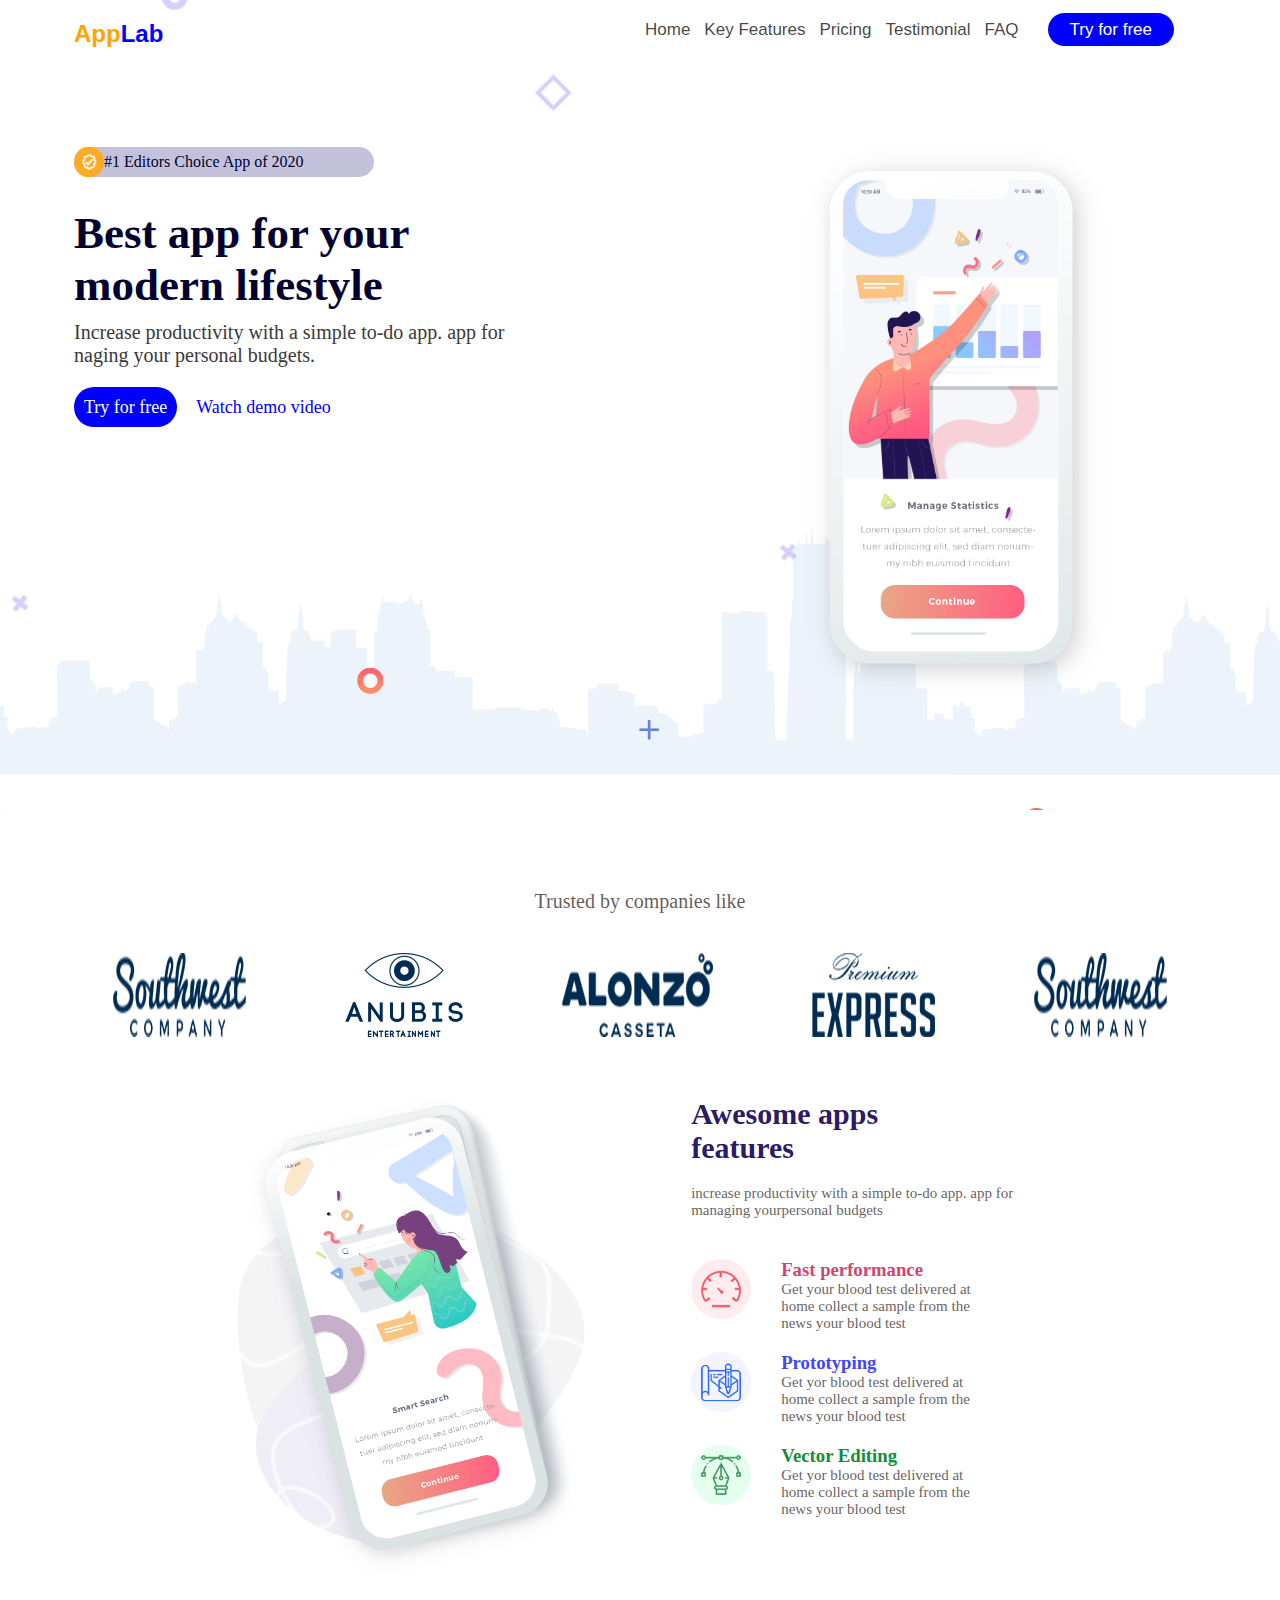
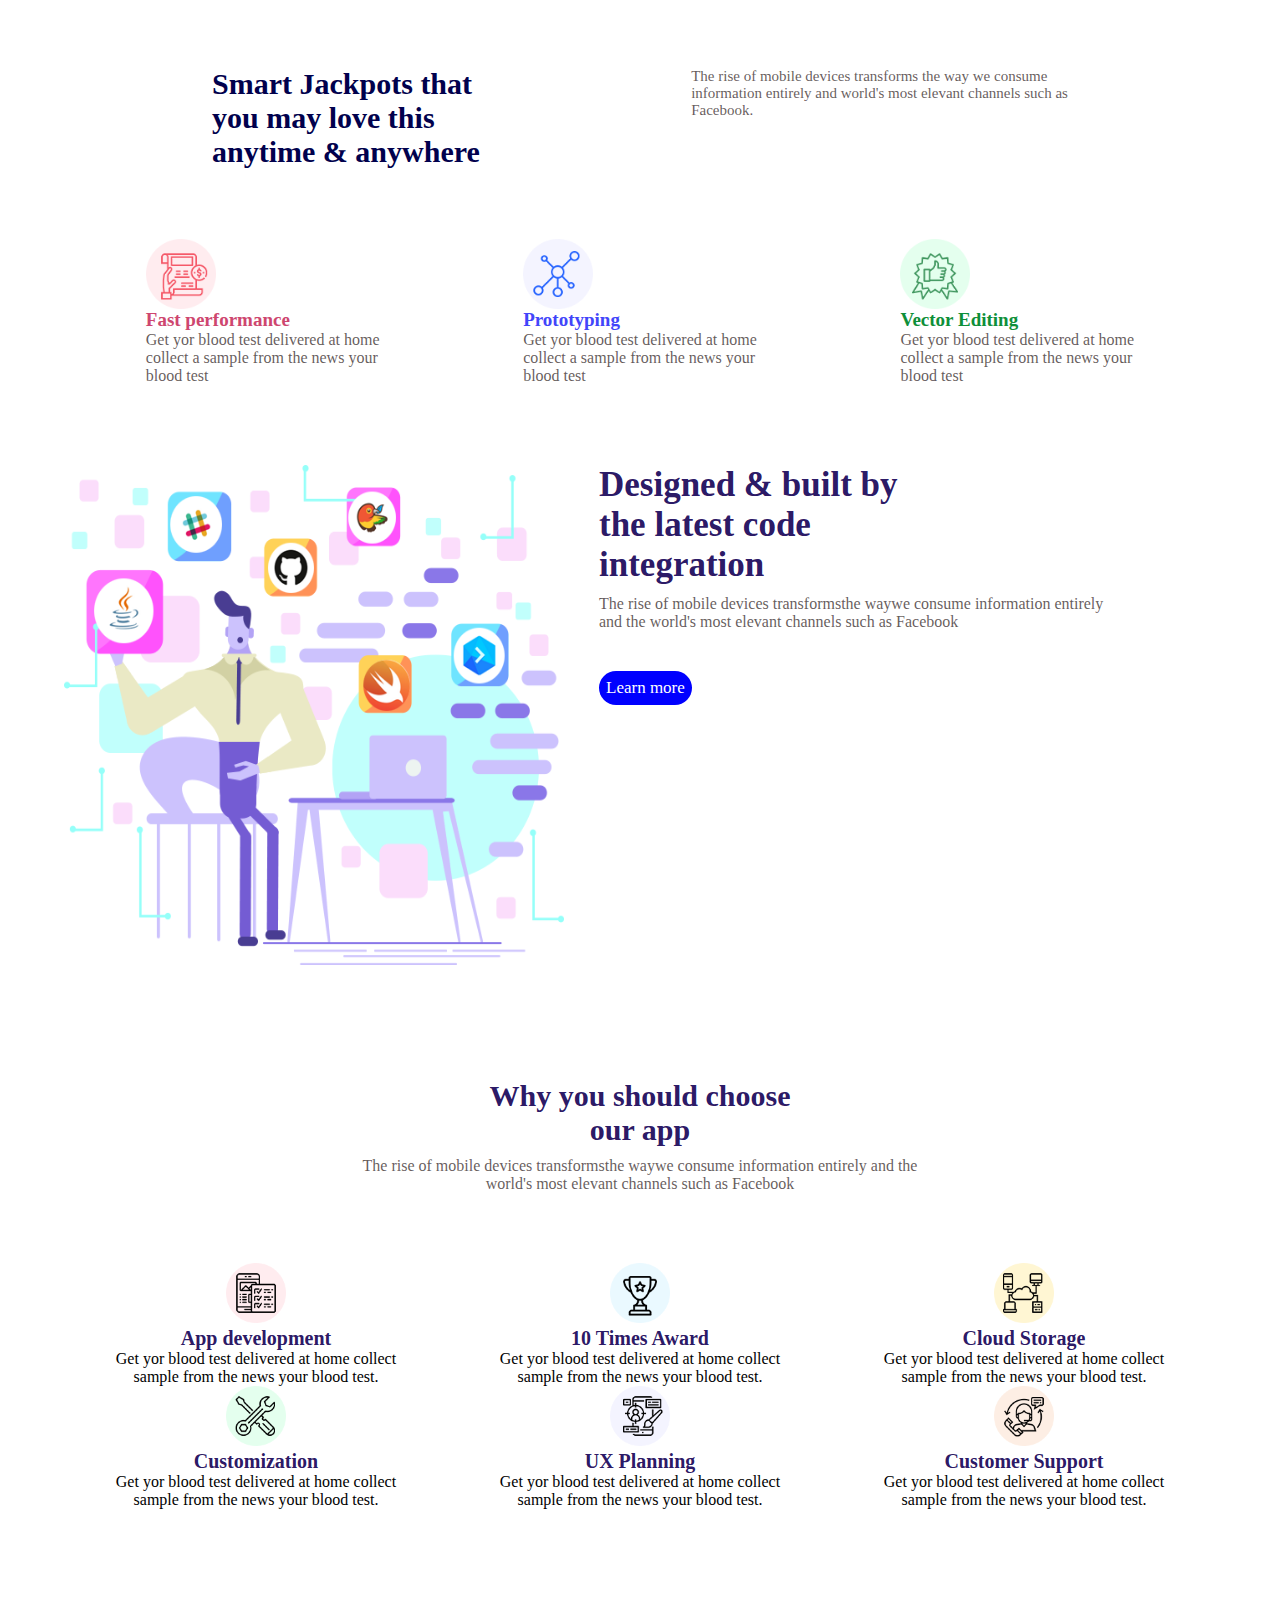
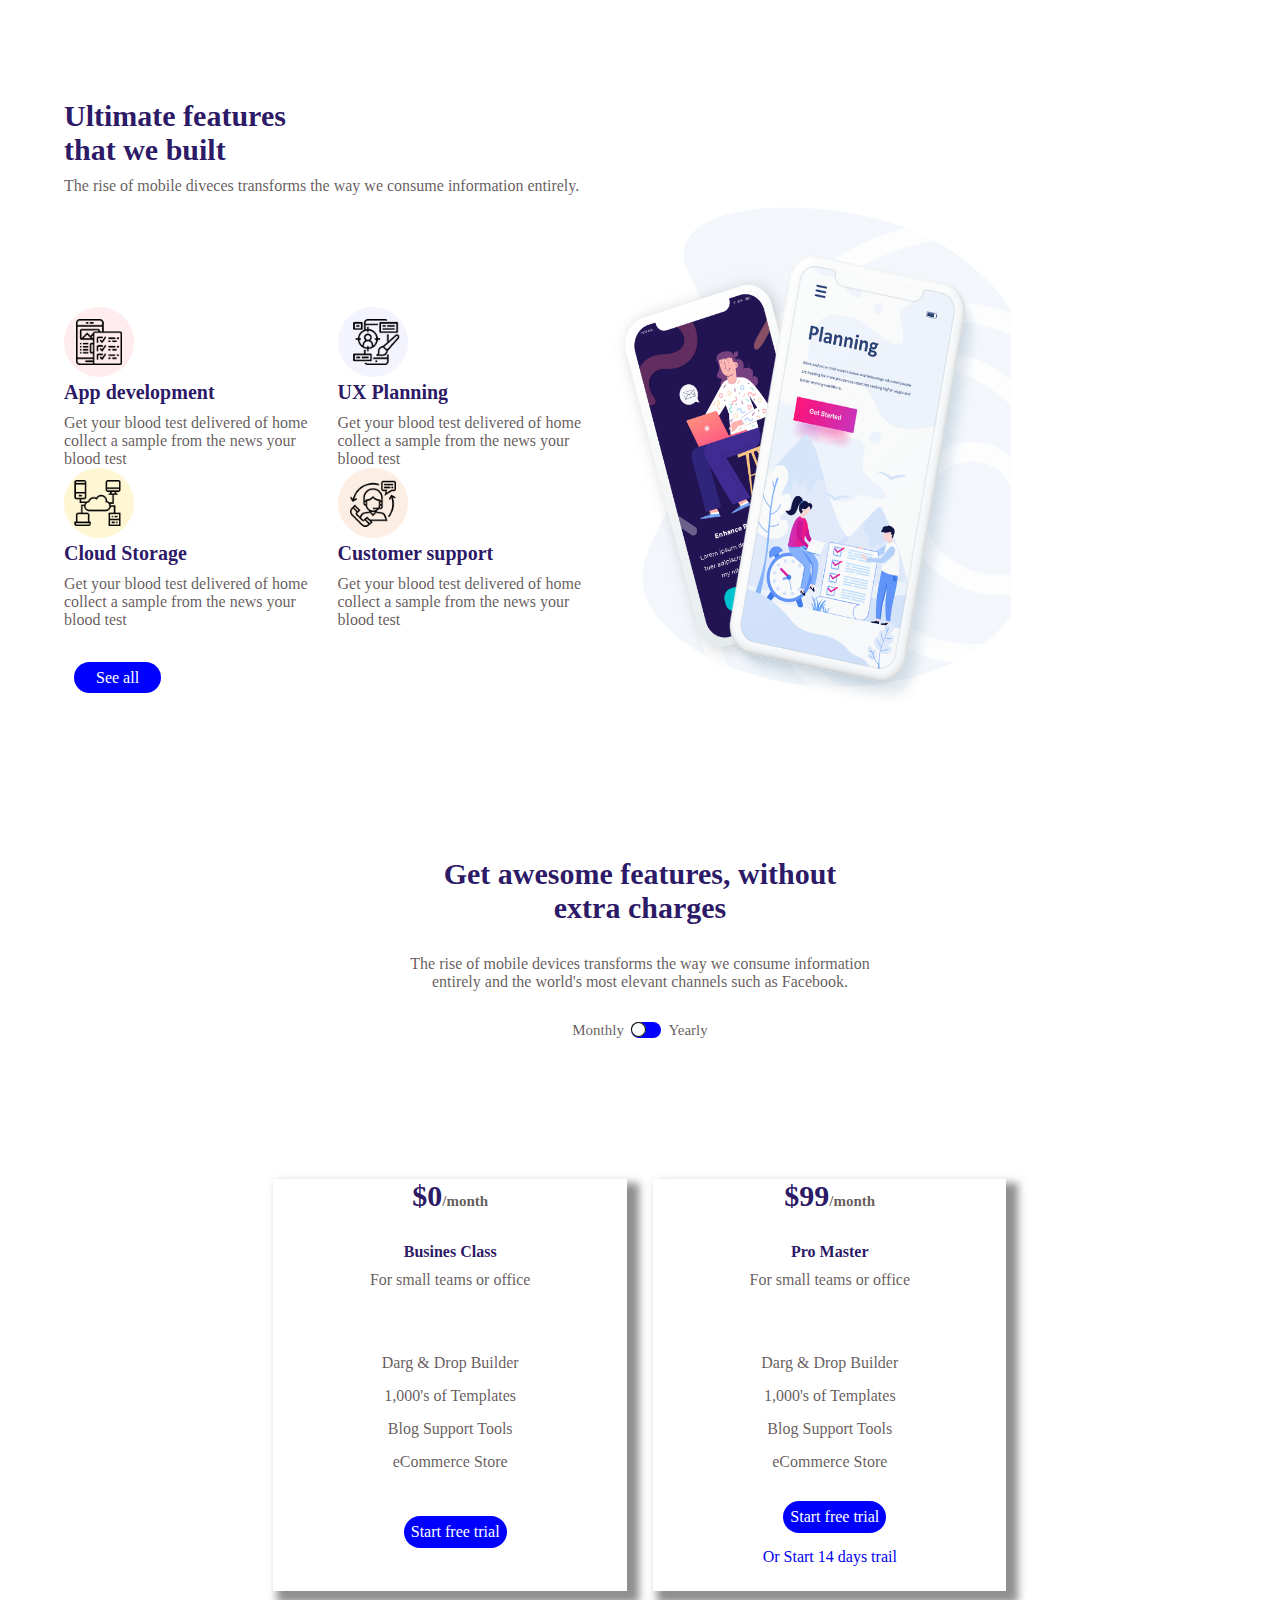
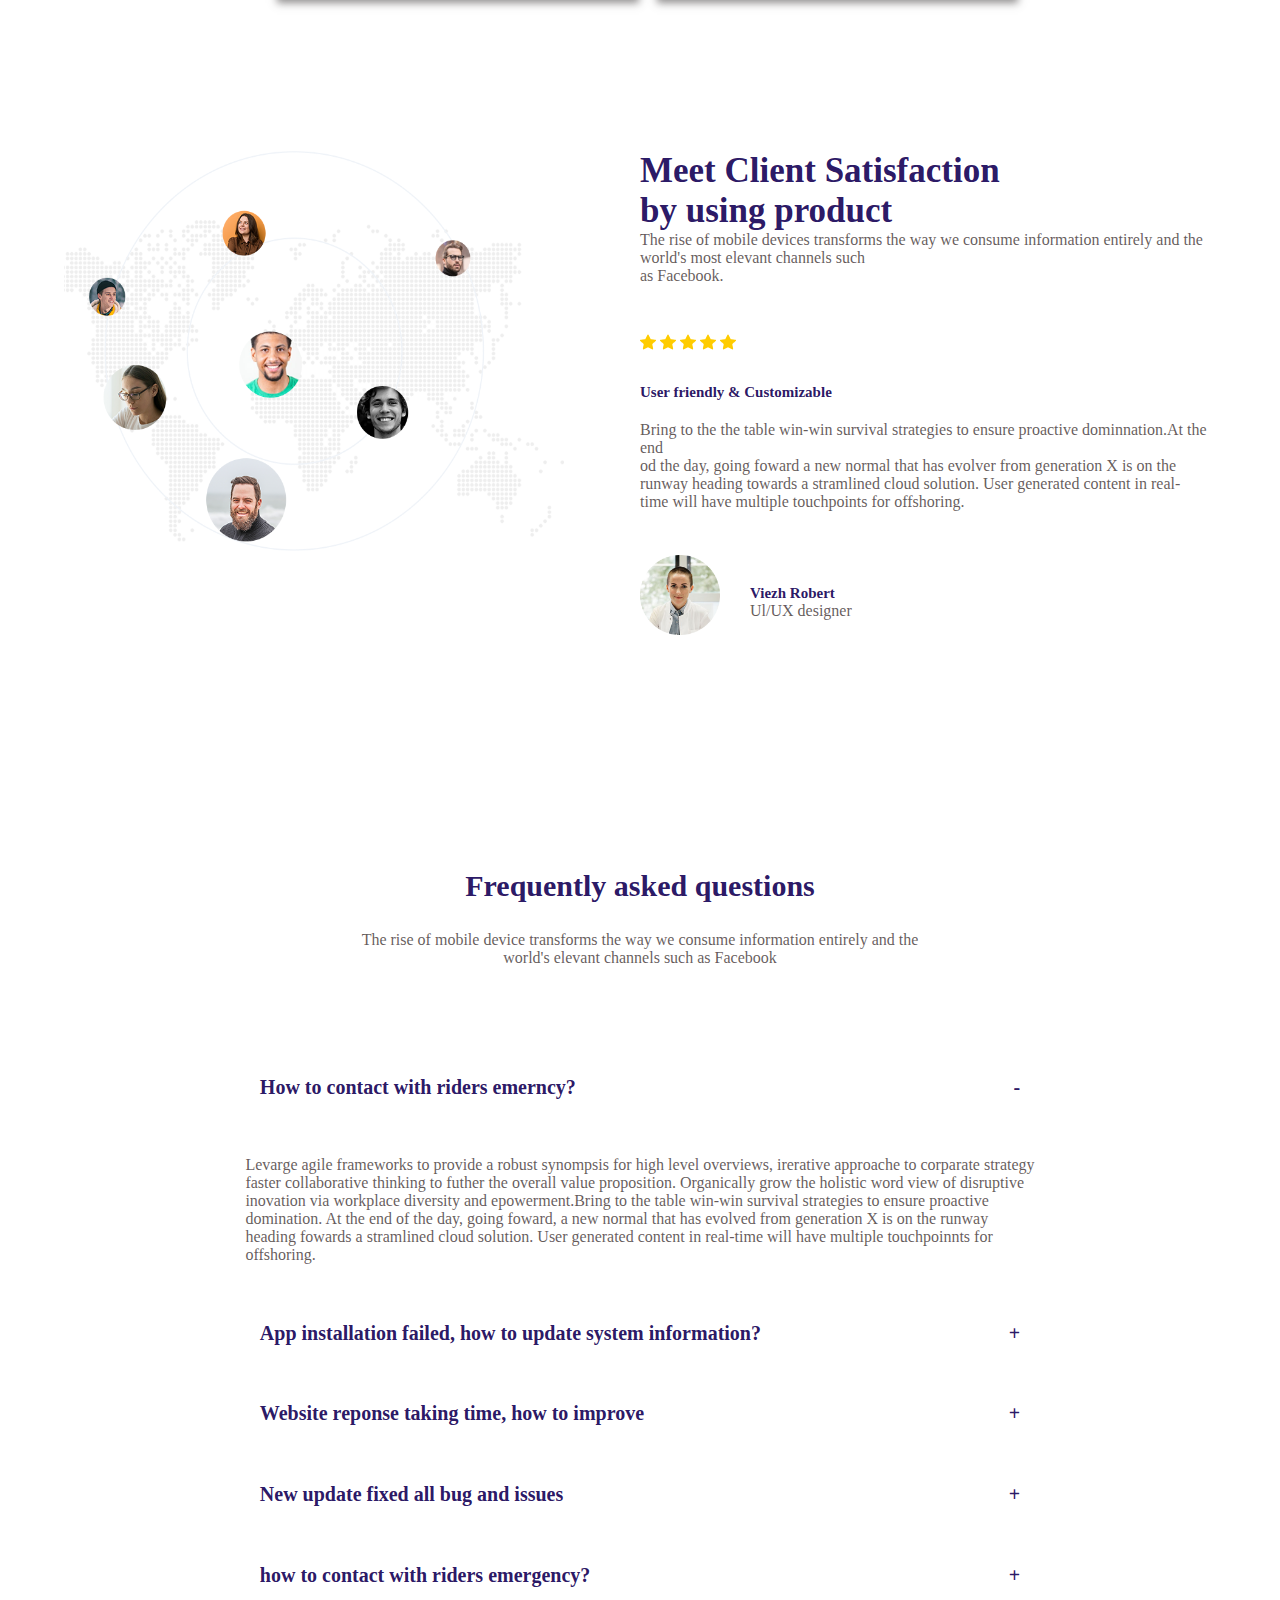
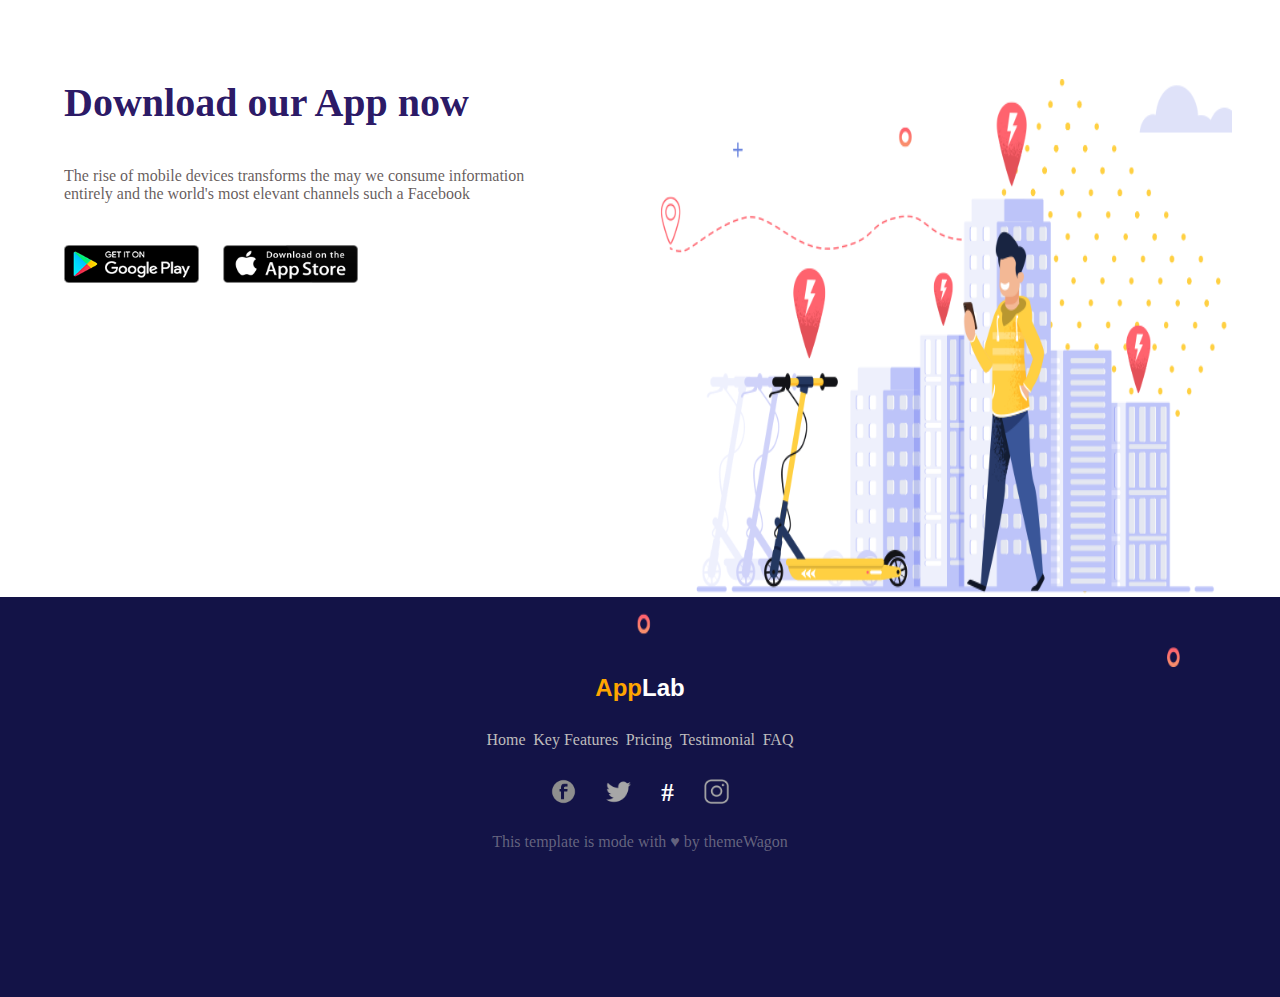
<file: index.html>
<!DOCTYPE html>
<html lang="en">
<head>
    <meta charset="UTF-8">
    <meta name="viewport" content="width=device-width, initial-scale=1.0">
    <title>Maqueta</title>
    <link rel="stylesheet" href="style.css">
    <link rel="stylesheet" href="styles.css">
</head>
<body>
        <div class="background"></div>
     <div class="conteiner">
         <div class="img"></div>
        <header class="header">
            <div class="applab">
                <h2>App<span class="span">Lab</span></h2>
            </div>
            <nav class="nav">
                <a href="#">Home</a>
                <a href="#">Key Features</a>
                <a href="#"> Pricing</a>
                <a href="#">Testimonial</a>
                <a href="#">FAQ</a>
                <a href="#" id="btn"> <span class="try">Try for free </span>   </a>
            </nav>
            <section class="section1">
                <div class="mobile__resp">
                    <img src="mobile.png" alt="" class="img2">
                </div>
                <div class="conteiner2">
                    <div class="conteiner__arrow">
                            <img src="arrow-right.png" alt="" class="arrow">
                            <p>#1 Editors Choice App of 2020</p>
                    </div>
                    <div class="bestapp">
                            <h1>Best app for your<br> modern lifestyle</h1>
                            <p>Increase productivity with a simple to-do app. app for<br> naging your personal budgets.</p>
                    </div>
                        <div id="tryfor">  
                            <a href="#" id="btn-2">Try for free</a>
                            <a href="#" id="video">Watch demo video</a>
                        </div>
                </div>
            </section>
         </header>
     
        <div class="trusted"> <p>Trusted by companies like</p>  </div>
         <section class="section__conteiner">
                <div class="company">
                    <img src="company-1.png" alt="">
                    <img src="company-2.png" alt="">
                    <img src="company-3.png" alt="">
                    <img src="company-4.png" alt="">
                    <img src="company-1.png" alt="">

                </div>

         </section>

         <section class="section2">
            <div class="smart">
                <img src="feature-bg.png" alt="" id="img3">
                <h3>Smart Jackpots that<br>you may love this<br>anytime & anywhere</h3>
            </div>
           <div class="conteiner__awesome">     
                <div>
                    <h2>Awesome apps <br> features</h2>
                    <p>increase productivity with a simple to-do app. app for<br>managing yourpersonal budgets </p>
                </div>

                <div class="fast">
                    <img src="fast-performance.png" class="img4" alt="">
                    <div class="fast2">
                    <h3>Fast performance</h3>
                    <p>Get your blood test delivered at <br> home collect a sample from the<br> news your blood test</p>
                    </div>
                </div>

                <div class="proto">
                    <img src="prototype.png" alt="" class="img5">
                    <div>
                    <h3>Prototyping</h3>
                    <P>Get yor blood test delivered at<br> home collect a sample from the<br> news your blood test</P>
                    </div>
                </div>

                <div class="vector">
                    <img src="vector.png" alt="" class="img6">
                    <div class="vector2">
                    <h3>Vector Editing</h3>
                    <p>Get yor blood test delivered at<br> home collect a sample from the<br> news your blood test</p>        
                    </div>
                </div>
                <div class="vector3"><p>The rise of mobile devices transforms the way we consume <br>information entirely and world's most elevant channels such as <br>Facebook.</p></div>
            


            </div>
         </section>

         <section class="section3">
             
            <div class="auto">
                <img src="automatic.png" alt="">
                <h4>Fast performance</h4>
                <p>Get yor blood test delivered at home<br> collect a sample from the news your<br> blood test</p>        
            </div>

            <div class="net">
                <img src="network.png" alt="">
                <h4>Prototyping</h4>
                <p>Get yor blood test delivered at home<br> collect a sample from the news your<br> blood test</p>        
            </div>

            <div class="rew">
                <img src="rewards.png" alt="">
                <h4>Vector Editing</h4>
                <p>Get yor blood test delivered at home<br> collect a sample from the news your<br> blood test</p>        
            </div>


         </section>

         <section class="section4">
             <div>
                 <img src="call-to-action.png" alt="" class="action">
             </div>
             <div class="designed">
                 <h4>Designed & built by <br> the latest code<br>integration</h4>
                 <p>The rise of mobile devices transformsthe waywe consume information entirely<br>and the world's most elevant channels such as Facebook</p>
                 <div class="learn"><a href="#" id="button">Learn more</a></div>    
             </div>
         </section>
            <div class="choose">
                <h3>Why you should choose<br>our app</h3>
                <p>The rise of mobile devices transformsthe waywe consume information entirely and the<br> world's most elevant channels such as Facebook</p>
            </div>

            <section class="section5"> 
                <div class="devolp">
                    <div>
                        <img src="app.png" alt="" class="app">
                        <h4>App development</h4>
                        <p>Get yor blood test delivered at home collect <br> sample from the news your blood test.</p>
                    </div>
                    <div>
                        <img src="time-award.png" alt="" class="app">
                        <h4>10 Times Award</h4>
                        <p>Get yor blood test delivered at home collect <br> sample from the news your blood test.</p>
                    </div>
                    <div>
                        <img src="cloud.png" alt="" class="app">
                        <h4>Cloud Storage</h4>
                        <p>Get yor blood test delivered at home collect <br> sample from the news your blood test.</p>
                    </div>
                    <div class="devolp2">
                        <div>
                            <img src="customization.png" alt="" class="app">
                            <h4>Customization</h4>
                            <p>Get yor blood test delivered at home collect <br> sample from the news your blood test.</p>
                        </div>
                        <div>
                            <img src="ux.png" alt="" class="app">
                            <h4>UX Planning</h4>
                            <p>Get yor blood test delivered at home collect <br> sample from the news your blood test.</p>
                        </div>
                        <div>
                            <img src="support.png" alt="" class="app">
                            <h4>Customer Support</h4>
                            <p>Get yor blood test delivered at home collect <br> sample from the news your blood test.</p>
                        </div>
                </div>
            </section>

            <div class="built">
                <h3>Ultimate features <br> that we built</h3>
                <p>The rise of mobile diveces transforms the way we consume information entirely.</p>
            </div>

            <section class="section6">
                    <div class="blood">
                        <div>
                            <img src="app.png" alt="">
                            <h4>App development</h4>
                            <p>Get your blood test delivered of home <br> collect a sample from the news your<br>blood test</p>
                        </div>
                        <div>
                            <img src="cloud.png" alt="">
                            <h4>Cloud Storage</h4>
                            <p>Get your blood test delivered of home <br> collect a sample from the news your<br>blood test</p>
                            <div class="btn9">
                                <a href="#" id="btn__9"> <span class="see"> See all </span></a>
                            </div> 
                        </div>
                    </div>
                    <div class="blood2">
                        <div>
                            <img src="ux.png" alt="">
                            <h4>UX Planning</h4>
                            <p>Get your blood test delivered of home <br> collect a sample from the news your<br>blood test</p>
                        </div>
                        <div>
                            <img src="support.png" alt="">
                            <h4>Customer support</h4>
                            <p>Get your blood test delivered of home <br> collect a sample from the news your<br>blood test</p>
                        </div>
                     </div>
                <div class="ultimate">
                    <img src="ultimate-feature.png" alt="">
                </div>

            </section>

            <section class="section7">
                <div class="get">
                    <h2>Get awesome features, without<br>extra charges</h2>
                    <p>The rise of mobile devices transforms the way we consume information<br>entirely and the world's most elevant channels such as Facebook.</p>
                    <div class="switch-button">
                        <div class="switch-button">
                            <!-- Checkbox -->
                           <div class="mont">
                            <p>Monthly &nbsp;  </p>
                            <input type="checkbox" name="switch-button" id="switch-label" class="switch-button__checkbox">
                            <!-- Botón -->
                            <label for="switch-label" class="switch-button__label"></label>
                            <p> &nbsp;  Yearly</p>
                            </div>
                        </div>
                    </div>
                </div>
            </section>
            <section class="section8">
                <div class="buss">
                    <div class="buss__1">
                        <h5>$0<span>/month</span></h5>
                        <div class="team">
                        <h6>Busines Class</h6>
                        <p>For small teams or office</p>
                        </div>
                        <p>Darg & Drop Builder</p>
                        <p>1,000's of Templates</p>
                        <p>Blog Support Tools</p>
                        <p>eCommerce Store</p>
                        <a href="#" class="btn__3">Start free trial</a>
                    </div>
                    <div class="buss__2">
                        <h5>$99<span>/month</span></h5>
                        <div class="team__1">
                            <h6>Pro Master</h6>
                            <p>For small teams or office</p>
                        </div>
                            <p>Darg & Drop Builder</p>
                            <p>1,000's of Templates</p>
                            <p>Blog Support Tools</p>
                            <p>eCommerce Store</p>
                            <a href="#" class="btn__3">Start free trial</a>
                            <a href="#" class="btn__4">Or Start 14 days trail</a>
                    </div>
                </div>
            </section>
            <section class="section9">
                <div class="testimonial
                ">
                    <img src="testimonial.png" alt="">
                </div>
                <div class="client">
                    <h3>Meet Client Satisfaction<br> by using product</h3>
                    <p>The rise of mobile devices transforms the way we consume information entirely and the world's most elevant channels such <br>as Facebook.</p>
                    <div class="image2">
                        <img src="image2.png" alt="">
                        <img src="image2.png" alt="">
                        <img src="image2.png" alt="">
                        <img src="image2.png" alt="">
                        <img src="image2.png" alt="">
                    </div> 
                    <h4>User friendly & Customizable</h4>
                    <p>Bring to the the table win-win survival strategies to ensure proactive dominnation.At the end<br>od the day, going foward a new normal that has evolver from generation X is on the <br> runway heading towards a stramlined cloud solution. User generated content in real-<br>time will have multiple touchpoints for offshoring.</p>   
                    <div class="user__2">
                        <img src="user-2.png" alt=""> 
                        <div class="robert">
                            <h4>Viezh Robert</h4>
                            <p>Ul/UX designer</p>
                        </div>
                    </div>    

                </div>

            </section>

            <section class="section10">

                <div class="asked">
                    <h2>Frequently asked questions</h2>
                    <p>The rise of mobile device transforms the way we consume information entirely and the <br> world's elevant channels such as Facebook</p>
                </div>

                <div class="contact__1">
                    <h4>How to contact with riders emerncy?</h4>
                    <h4>-</h4>
                </div>
                <p>
                    Levarge agile frameworks to provide a robust synompsis for high level overviews, irerative approache to corparate strategy<br> faster collaborative thinking to futher the overall value proposition. Organically grow the holistic word view of disruptive<br>inovation via workplace diversity and epowerment.Bring to the table win-win survival strategies to ensure proactive <br> domination. At the end of the day, going foward, a new normal that has evolved from generation X is on the runway<br> heading fowards a stramlined cloud solution. User generated content in real-time will have multiple touchpoinnts for<br> offshoring.
                </p>
                <div class="contact__1">
                    <h4>App installation failed, how to update system information?</h4>
                    <h4>+</h4>
                </div>
                <div class="contact__1">
                    <h4>Website reponse taking time, how to improve</h4>
                    <h4>+</h4>
                </div>

                <div class="contact__1">
                    <h4>New update fixed all bug and issues</h4>
                    <h4>+</h4>
                </div>
                <div class="contact__1">
                    <h4>how to contact with riders emergency?</h4>
                    <h4>+</h4>
                </div>
            </section>
            
        <section class="section11">
                
                <div class="store">
                    <h2>
                        Download our App now
                    </h2>
                    <p>
                        The rise of mobile devices transforms the may we consume information<br> entirely and the world's most elevant channels such a Facebook
                    </p>
                
                    <div class="google">
                        <img src="google-play.png" alt="">
                        <img src="app-store.png" alt="">
                    </div>    
                
                    <img src="cta.png" alt="" class="cta"> 
                
                </div>
                    
        </section>
             

        
        
        
        
        
    </div>
    <footer>
        <div class="labo">
            <div class="applab2">
                <h2>App<span class="span2">Lab</span></h2>
            </div>
        </div>
        <div class="homes">
            <a href="#">Home</a>
            <a href="#">Key Features</a>
            <a href="#">Pricing</a>
            <a href="#">Testimonial</a>
            <a href="#">FAQ</a>
        </div> 
        
        <div class="social">
            <a href="https://www.facebook.com" target="_blank"><img src="fn.png" alt=""></a>
            <a href="https://www.twitter.com" target="_blank"><img src="tw.png" alt=""></a>
            <h2>#</h2>
            <a href="https://www.instagram.com" target="_blank"><img src="insta.png" alt=""></a>
        </div>


        <div class="template">
            <p>
                This template is mode with ♥ by themeWagon
            </p>
        </div>
    </footer>
</body>
</html>
</file>
<file: style.css>
@font-face {
  font-family: 'icomoon';
  src:  url('fonts/icomoon.eot?hnqlvj');
  src:  url('fonts/icomoon.eot?hnqlvj#iefix') format('embedded-opentype'),
    url('fonts/icomoon.ttf?hnqlvj') format('truetype'),
    url('fonts/icomoon.woff?hnqlvj') format('woff'),
    url('fonts/icomoon.svg?hnqlvj#icomoon') format('svg');
  font-weight: normal;
  font-style: normal;
  font-display: block;
}

[class^="icon-"], [class*=" icon-"] {
  /* use !important to prevent issues with browser extensions that change fonts */
  font-family: 'icomoon' !important;
  speak: never;
  font-style: normal;
  font-weight: normal;
  font-variant: normal;
  text-transform: none;
  line-height: 1;

  /* Better Font Rendering =========== */
  -webkit-font-smoothing: antialiased;
  -moz-osx-font-smoothing: grayscale;
}

.icon-menu:before {
  content: "\e9bd";
}
.icon-menu2:before {
  content: "\e9be";
}
.icon-menu3:before {
  content: "\e9bf";
}
.icon-menu4:before {
  content: "\e9c0";
}
</file>
<file: styles.css>
* {
    margin: 0%;
    padding: 0%;
    box-sizing: border-box;
    
}

.conteiner {
    width: 90%;
    max-width: 1200px;
    margin:auto;
    /*Flex*/
    display: flex;
    flex-flow: row wrap;
    max-width: 1300px;
}

.background {
    background:url(hero-bg.png);
    width: 100%;
    height: 900px;
    position: absolute;
    top: -10%;
}

.header {
    width: 100%;
    padding: 10px;
    color: white;
    height: 800px;
    margin-top: 10px;
    z-index: 100;
    
    
    
    /*Flex*/
    display: flex;
    justify-content:space-between;
    flex-flow: row wrap;
}

.applab {
    color:orange;
    font-size: 16px;
    font-family: 'Segoe UI', Tahoma, Geneva, Verdana, sans-serif;
    display: flex;
    flex-flow: row wrap;
}

.span {
    color: blue;
}

.nav {
    width: 50%;
}

.nav a {
    text-decoration: none;
    color: rgba(0, 0, 0, 0.74);
    font-size: 17px;
    font-family: 'Lucida Sans', 'Lucida Sans Regular', 'Lucida Grande', 'Lucida Sans Unicode', Geneva, Verdana, sans-serif;
    padding: 5px;
}

#btn {
    background-color: blue;
    padding: 7px;
    border-radius: 50px;
    margin-left: 20px;
    color: white;
}

.try{
    margin-left: 15px;
    margin-right: 15px;
}

.section1 {

    width: 100%;
    display: flex;
    justify-content: space-between;
    flex-direction: row-reverse;

}

.img2 {
    margin-right: 100px;
    width: 300px;
    height: 550px;
    position: relative;
}

.conteiner__arrow {
     display: flex;
     flex-flow: row nowrap;
     align-items: center;
     color:rgb(0, 0, 49);
     font-family: Cambria, Cochin, Georgia, Times, 'Times New Roman', serif ;
     background-color: rgb(196, 194, 219);
     width: 300px;
     border-radius: 80px;


}
.arrow {
    width: 30px;
    height: 30px;
}
.bestapp a{
margin-top: 20px;  
text-decoration: none; 
flex-flow: column wrap;

}

.bestapp {

    margin-top: 30px;
    margin-bottom: 30px;

}

.conteiner2 {

    display: flex;
    flex-flow: column wrap;
    
}

#btn-2 {
    background-color: blue;
    padding: 10px;
    border-radius: 50px;
    color: white;
    margin-top: 40px;
    margin-right: 15px;
    text-decoration: none;
    font-size: 18px;
}

#video {

    text-decoration: none;
    color: blue;
    font-size: 18px;
    }





.bestapp h1 {
    font-size: 45px;
    color:rgb(0, 0, 49);
    margin-bottom: 10px;
}

.bestapp p {
    font-size: 20px;
    color: rgb(58, 57, 57);
}

.section__conteiner {

    display: flex;
    flex-direction: column;
    width: 100%;

}

.company {
    display: flex;
    justify-content: space-around;
    flex-direction: row;
    flex-wrap: wrap;
    margin-top: 30px;    
}

.trusted {
        display: inline-block;
        width: 100%;
        text-align: center;
        margin-bottom: 10px;
        font-size: 20px;
        color: rgba(19, 5, 5, 0.671);
        margin-top: 80px;
    }

.section2 {

    display: flex;
    flex-direction: row;
    justify-content: center;
    margin-top: 60px;
    width: 100%;
    
}

#img3 {
    margin-right: 50px;
    max-width: 450px;
    height: 500px;
    display: flex;
    justify-content: start;
}

.conteiner__awesome {

    display: flex;
    flex-direction: column;
    margin-left: 50px;
   
    
}

.conteiner__awesome h2 {
    margin-bottom: 20px;
    font-size: 30px;
    color:rgba(23, 4, 88, 0.932) ;
}


.conteiner__awesome p {

    font-size: 15px;
    color: rgba(19, 5, 5, 0.671);
}

.fast {
    margin-top: 40px;
    display: flex;
    flex-direction: row;
    
}

.fast h3 {
    color: rgb(206, 70, 111);
}

.fast2 {
    display: flex;
    flex-direction: column;
    align-content: center;
}

.proto {
    display: flex;
    flex-direction: row;
    margin-top: 20px;

}

.proto h3 {
    color: rgb(66, 69, 250);
}


.proto2{
    display: flex;
    flex-direction: column;
    align-content: center;
}
.vector {
    margin-top: 20px;
    display: flex;
    flex-direction: row;
    
}

.vector h3 {
    color: rgb(14, 143, 57);
}

.vector2 {
    display: flex;
    flex-direction: column;
    align-content: center;
}

.smart h3 {
    margin-top: 70px;
    text-align: left;
    color: rgb(1, 1, 77);
    font-size: 30px;
}

.vector3 {
    margin-top: 150px;
}
.img4 {
    width: 60px;
    height: 60px;
    margin-right: 30px;
}

.img5 {
    width: 60px;
    height: 60px;
    margin-right: 30px;
}

.img6 {
    width: 60px;
    height: 60px;
    margin-right: 30px;
}

.section3 {
    display: flex;
    flex-flow: row wrap;
    justify-content: space-around;
    width: 100%;
    margin-top: 60px;
    padding: 10px;
}

.auto {
    display: flex;
    flex-direction: column;
}

.net {
    display: flex;
    flex-direction: column;
}

.rew {
    display: flex;
    flex-direction: column;
}

.auto img {
    width: 70px;
    height: 70px;
}
.net img {
    width: 70px;
    height: 70px;
}
.rew img {
    width: 70px;
    height: 70px;
}

.auto h4 {
    color: rgb(206, 70, 111);
    font-size: 19px;
}

.net h4 {
    color:  rgb(66, 69, 250);
    font-size: 19px;
}

.rew h4 {
    color: rgb(14, 143, 57);
    font-size: 19px;
}

.section3 p {
    color: rgba(19, 5, 5, 0.671);
}

.section4 {
    display: flex;
    flex-flow: row wrap;
    justify-content: space-evenly;
    margin-top: 70px;

}


.designed {
    display: flex;
    flex-direction: column;
    margin-left: 35px;
}

.designed h4 {
    font-size: 35px;
    color: rgba(23, 4, 88, 0.932) ;
}

.designed p {
    color: rgba(19, 5, 5, 0.671);
    margin-top: 40px;
}

.designed a {
    display: inline-block;
}

.action {
    width: 500px;
    height: 500px;
}

#button {

        background-color: blue;
        padding: 7px;
        border-radius: 50px;
        color: white;
        margin-top: 40px;
        text-decoration: none;
        font-size: 17px;
      
}
.learn {
    display: inline-block
}

.choose {
    width: 100%;
    display: inline-block;
    text-align: center;
    margin-top: 70px;
    margin-bottom: 70px;
}

.choose h3 {
    margin-top: 40px;
    color: rgba(23, 4, 88, 0.932) ;
    font-size: 30px;
}

.choose p {
    color: rgba(19, 5, 5, 0.671);
    margin-top: 10px;
}

.section5 {
    width: 100%;
    display: flex;
    justify-content: center;
}

.devolp {
    display: flex;
    flex-flow: row wrap;
    justify-content: space-around;
    width: 100%;
    text-align: center;
    
}

.section5 h4 {

    color: rgba(23, 4, 88, 0.932) ;
    font-size: 20px;
}

.section4 p {
    color: rgba(19, 5, 5, 0.671);
    margin-top: 10px;
}

.devolp2 {
    display: flex;
    flex-flow: row wrap;
    justify-content: space-around;
    width: 100%;
    text-align: center;
    
}

.section5 img {

    width: 60px;
    height: 60px;
}

.built {
    text-align: left;
    width: 100%;
    margin-top: 190px;
    
}

.built h3 {
    color: rgba(23, 4, 88, 0.932) ;
    font-size: 30px;
}

.built p {
    color: rgba(19, 5, 5, 0.671);
    margin-top: 10px;
}

.section6 {
    display: flex;
    width: 100%;
    flex-flow: row wrap;
    margin-top: 12px;
}

.blood {
    display: flex;
    flex-flow: column wrap;
    text-align: left;
    margin-top: 100px;
}

#btn__9 {
    background-color: blue;
    padding: 7px;
    border-radius: 50px;
    margin-left: 10px;
    color: white;
    text-decoration: none;
    margin-top: 30px;
    
}

.btn9 {
    margin-top: 40px;
    width: 40%;
}
.blood2 {
    display: flex;
    flex-flow: column wrap;
    text-align: left;
    margin-left:30px ;
    margin-top: 100px;
}

.section6 h4 {
    color: rgba(23, 4, 88, 0.932) ;
    font-size: 20px;
}

.section6 p {
    color: rgba(19, 5, 5, 0.671);
    margin-top: 10px;
}

.ultimate {
    display: flex;
    flex-direction: column;
    align-items: flex-start;
    margin-left: 30px;
    
}

.ultimate img {
    display: flex;
    width: 400px;
    height: 500px;
    
} 

.blood img {
    width: 70px;
    height: 70px;
}
.blood2 img {
    width: 70px;
    height: 70px;
}


:root {
    --color-green: blue;
    --color-red: blue;
    --color-button: #fdffff;
    --color-black: #000;
}
.switch-button {
    display: inline-block;
}
.switch-button .switch-button__checkbox {
    display: none;
}
.switch-button .switch-button__label {
    background-color: var(--color-red);
    width: 30px;
    height: 16px;
    border-radius: 30px;
    display: inline-block;
    position: relative;
}
.switch-button .switch-button__label:before {
    transition: .2s;
    display: block;
    position: absolute;
    width: 15px;
    height: 15px;
    background-color: var(--color-button);
    content: '';
    border-radius: 50%;
    box-shadow: inset 0px 0px 0px 1px var(--color-black);
}
.switch-button .switch-button__checkbox:checked + .switch-button__label {
    background-color: var(--color-green);
}
.switch-button .switch-button__checkbox:checked + .switch-button__label:before {
    transform: translateX(17px);
}

.get {
    display: flex;
    flex-direction: column;
    align-items: center;
}
.section7 {
    display: flex;
    flex-flow: row wrap;
    width: 100%;
    justify-content: center;
    margin-top: 150px;
}

.section7 h2 {
    color: rgba(23, 4, 88, 0.932) ;
    font-size: 30px;
    margin-bottom: 30px;
    text-align: center;
}

.section7 p {

    color: rgba(19, 5, 5, 0.671);
    margin-bottom: 30px;
    text-align: center;
    
}
 

.mont {

    display: flex;
    flex-direction: row;
    justify-content: center;
    font-size: 15px;

}
.btn__3 {
    background-color: blue;
    padding: 7px;
    border-radius: 50px;
    margin-left: 10px;
    color: white;
}
.section8{

    width: 100%;
    margin-top: 90px;
    display: flex;
    justify-content: center;
    padding: 15px;
}
.buss {
    display: flex;
    flex-direction: row;
    flex-wrap: wrap; 
    justify-content:space-evenly;
 
    width: 70%;
    
    
    
}

.buss__1 {
    display: flex;
    flex-direction: column;
    align-items: center;
    background-color: white;
    width: 45%;
    height: 100%;
    margin-top: 5px;
    margin-bottom: 20px;
    box-shadow: 8px 8px 8px 4px rgba(90, 87, 87, 0.671);
}

.buss__2 {
    
    display: flex;
    flex-direction: column;
    align-items: center;
    background-color: white;
    width: 45%;
    height: 100%;
    margin-top: 5px;
    margin-bottom: 20px;
    
    box-shadow: 8px 8px 8px 4px rgba(90, 87, 87, 0.671);

}
.section8 h5 {
    color: rgba(23, 4, 88, 0.932) ;
    font-size: 30px;
    margin-bottom: 30px;
    text-align: center;
}

.section8 p {
    color: rgba(19, 5, 5, 0.671);
    margin-bottom: 15px;
    text-align: center;
}

.section8 span {
    color: rgba(19, 5, 5, 0.671);
    margin-bottom: 30px;
    text-align: center;
    font-size: 15px;
}

.section8 h6 {

    color: rgba(23, 4, 88, 0.932) ;
    font-size: 16px;
    margin-bottom: 10px;
    text-align: center;


}

.team {
    margin-bottom: 50px;
}

.team__1 {
    margin-bottom: 50px;
}

.buss a {
    text-decoration: none;
    text-align: center;

}

.buss__1 a {
    margin-top: 30px;
}


.buss__2 a {
    margin-top: 15px;
}


.section9 {
    display: flex;
    flex-flow: row wrap;
    width: 100%;
    margin-top: 150px;
    justify-content: space-between;
}

.client {
    display: flex;
    flex-flow: column wrap;
    align-items: flex-start;
    width: 50%;
    margin-left: 30px;
}

.image2{ 
    flex-direction: row;
    margin-top: 30px;
    margin-right: 0px;
    margin-bottom: 30px;
}

.testimonial img {
    width: 500px ;
    height: 400px;
}

.section9 h3 {

    color: rgba(23, 4, 88, 0.932) ;
    font-size: 35px;
}

.section9 p {
    color: rgba(19, 5, 5, 0.671);
    margin-bottom: 19px;
   
}

.section9 h4 {

    color: rgba(23, 4, 88, 0.932) ;
    font-size: 15px;
    margin-bottom: 20px;
}

.user__2 {
    display: flex;
    flex-flow: row wrap;
    margin-top: 25px;
    
}

.user__2 img {
    width: 80px;
    height: 80px;
    margin-right: 30px;
}

.robert  {

    display: flex;
    flex-direction: column;
    margin-top: 30px;
}

.robert h4 {
    margin-bottom: 0;
}

.section10 {
    display: flex;
    width: 100%;
    flex-flow: column wrap;
    align-items: center;
    margin-top: 20%;
}

.asked {
   text-align: center;
   margin-bottom: 7%;

}

.asked h2 {

    color: rgba(23, 4, 88, 0.932) ;
    font-size: 30px;
    margin-bottom: 5%;
    text-align: center;
}

.asked p {
    margin-bottom: 19px;
    color: rgba(19, 5, 5, 0.671);
       
   
}

.contact__1 {
    display: flex;
    flex-direction: row;
    justify-content: space-between;
    width: 66%;
    margin-bottom: 5%;
}

.section10 p {
    margin-bottom: 5%;
    color: rgba(19, 5, 5, 0.671);
}
 
.section10 h4 {
    color: rgba(23, 4, 88, 0.932) ;
    font-size: 20px;
}

.section11 {
    display: flex;
    flex-flow: row wrap;
    width: 100%;
    justify-content: space-between;
}

.store {
    display: flex;
    flex-flow: column wrap;
    margin-top: 3%;
   
}

.cta {
    width: 80%;
    height: 100%;
}

.store h2 { 

    color: rgba(23, 4, 88, 0.932) ;
    font-size: 40px;
    
    margin-bottom: 5%;

}

.store p { 

    margin-bottom: 5%;
    color: rgba(19, 5, 5, 0.671);

}

.google {
    width: 60%;
    height: 10%;
}

.google img {

    margin-right: 4%;
    width: 27%;
    height:65%;
}

footer {
    background-color: rgb(19, 19, 71);
    width: 100%;
    height: 400px;
    margin-top: -70px;

    
}

.social img {
    width: 25px;
    height: 25px;
    margin-left: 0.8%;
    margin-right: 0.8%;
    z-index: 1;
}

.social {
    display: flex;
    flex-direction: row;
    width: 100%;
    justify-content: center;    
    padding: 2%;
}

.social h2 {
    color: white;
    font-size: 25px;
    margin-left: 15px;
    margin-right: 15px;

}

.social a {
    margin-left: 15px;
    margin-right: 15px;
}
.homes a {
    text-decoration: none;
    padding: 0.3%;
    color: rgb(190, 188, 188);;

}

.homes {
    width: 100%;
    display: flex;
    justify-content: center;
}

.labo {
    display: flex;
    justify-content: center;
    margin-bottom:2%;
}

.applab2 {
    color:orange;
    font-size: 16px;
    font-family: 'Segoe UI', Tahoma, Geneva, Verdana, sans-serif;
    display: flex;
    flex-flow: row wrap;
    margin-top: 6%;
}

.span2 {
    color: white;
}

.template {
    display: flex;
    width: 100%;
    flex-direction: row;
    justify-content: center;
}
.see {
    margin-left: 15px;
    margin-right: 15px;
}

.buss__1:hover {
    transform: scale(1.1);
    transition: 1s;
}

.buss__2:hover {

    transform: scale(1.1);
    transition: 1s;
}

.template p {
    color:rgba(190, 188, 188, 0.493);
}
@media screen and (max-width: 800px) {

    .conteiner{
      flex-flow: column;
    }
}

@media screen and (max-width: 800px) {

    .nav{
      display: none;
    }

    .section1 {
        display: flex;
        flex-flow: row;
    }
    .img2 {

        width: 100%;
           
    }

    .mobile__resp {

        width: 100%;
    }
}
</file>
